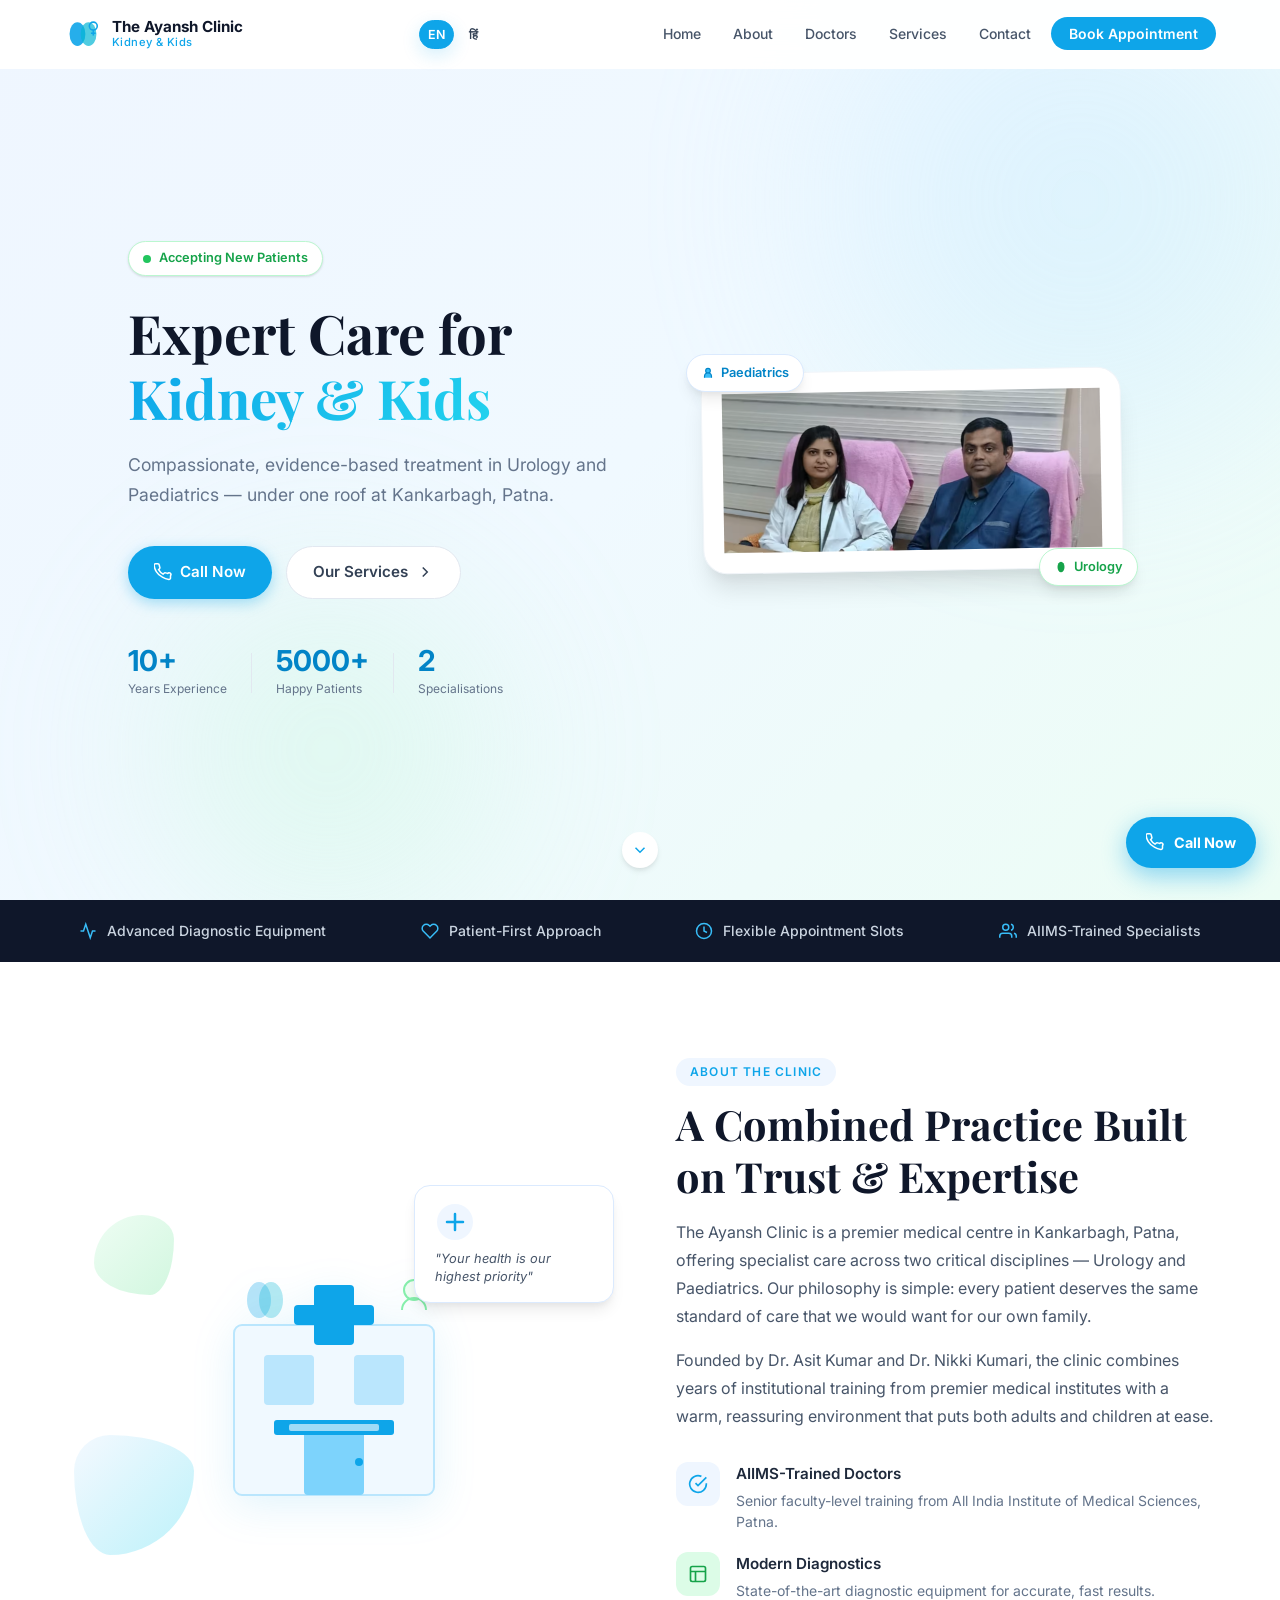
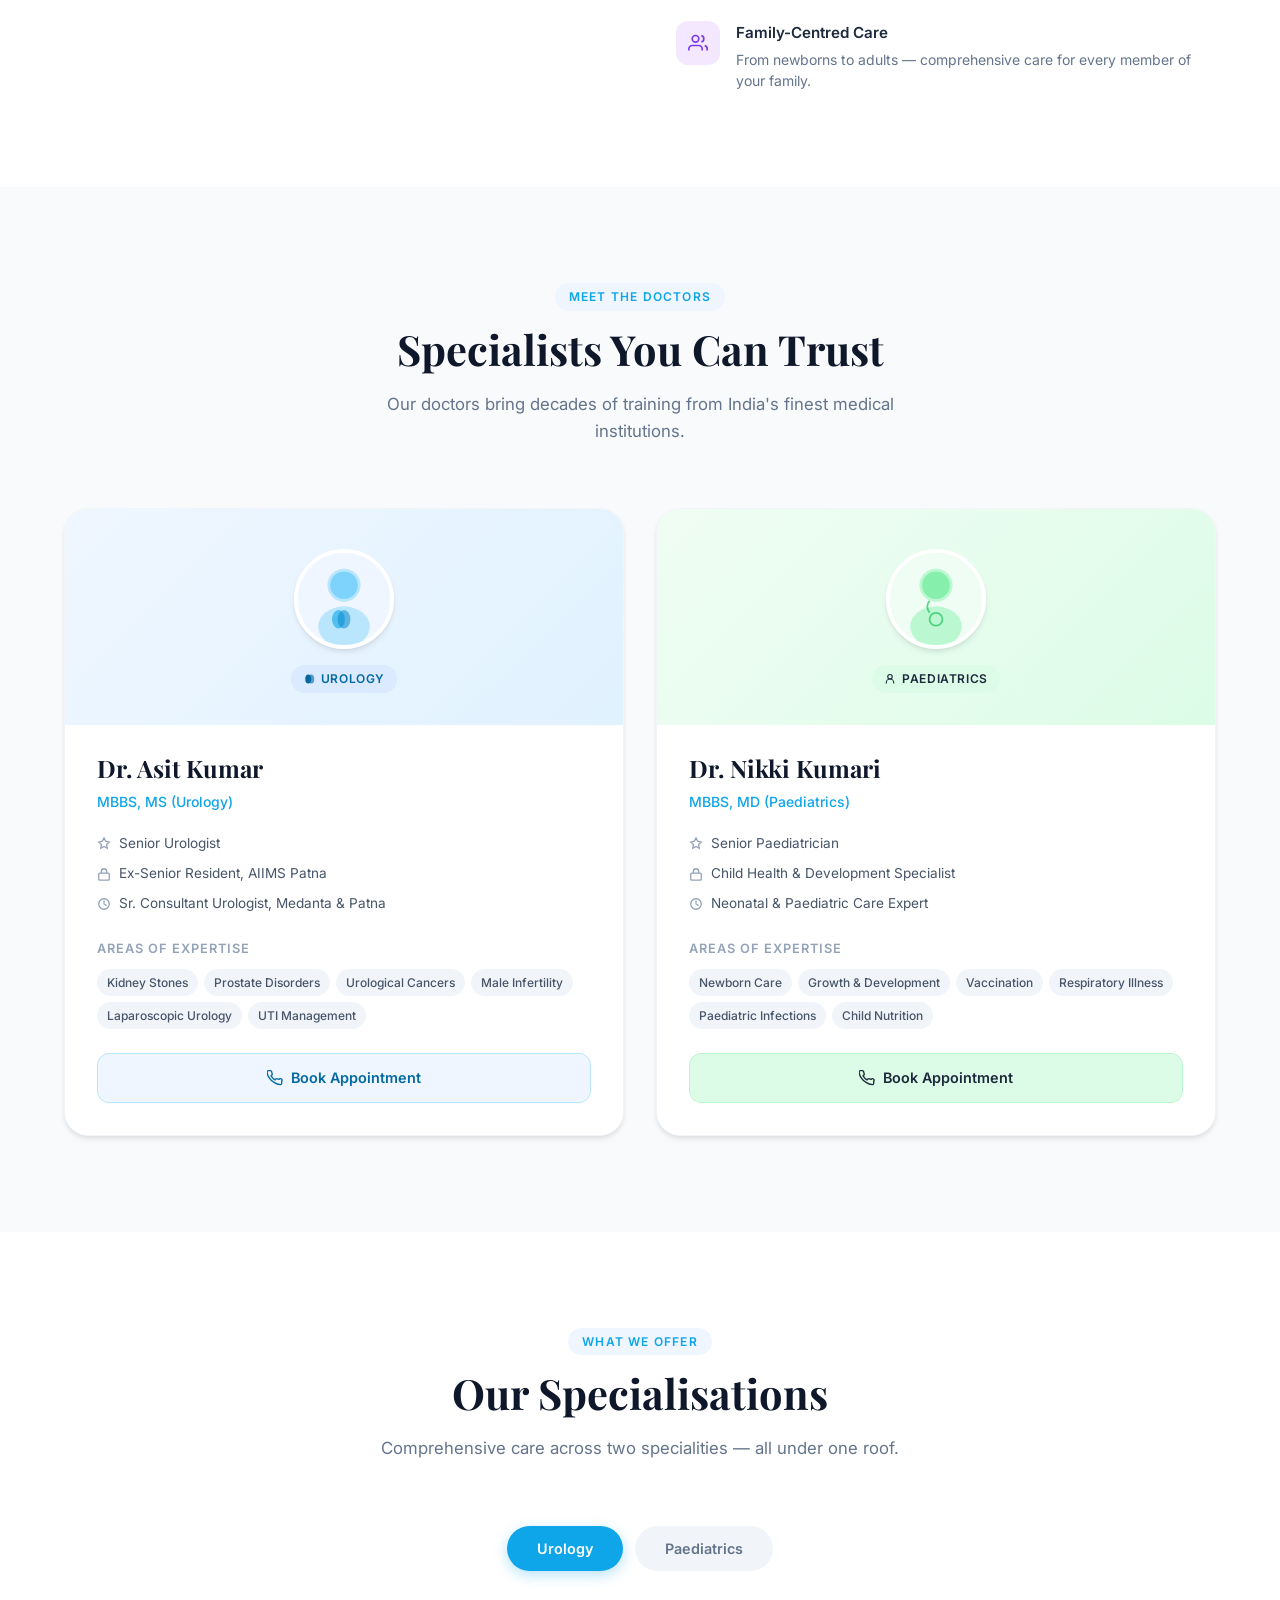
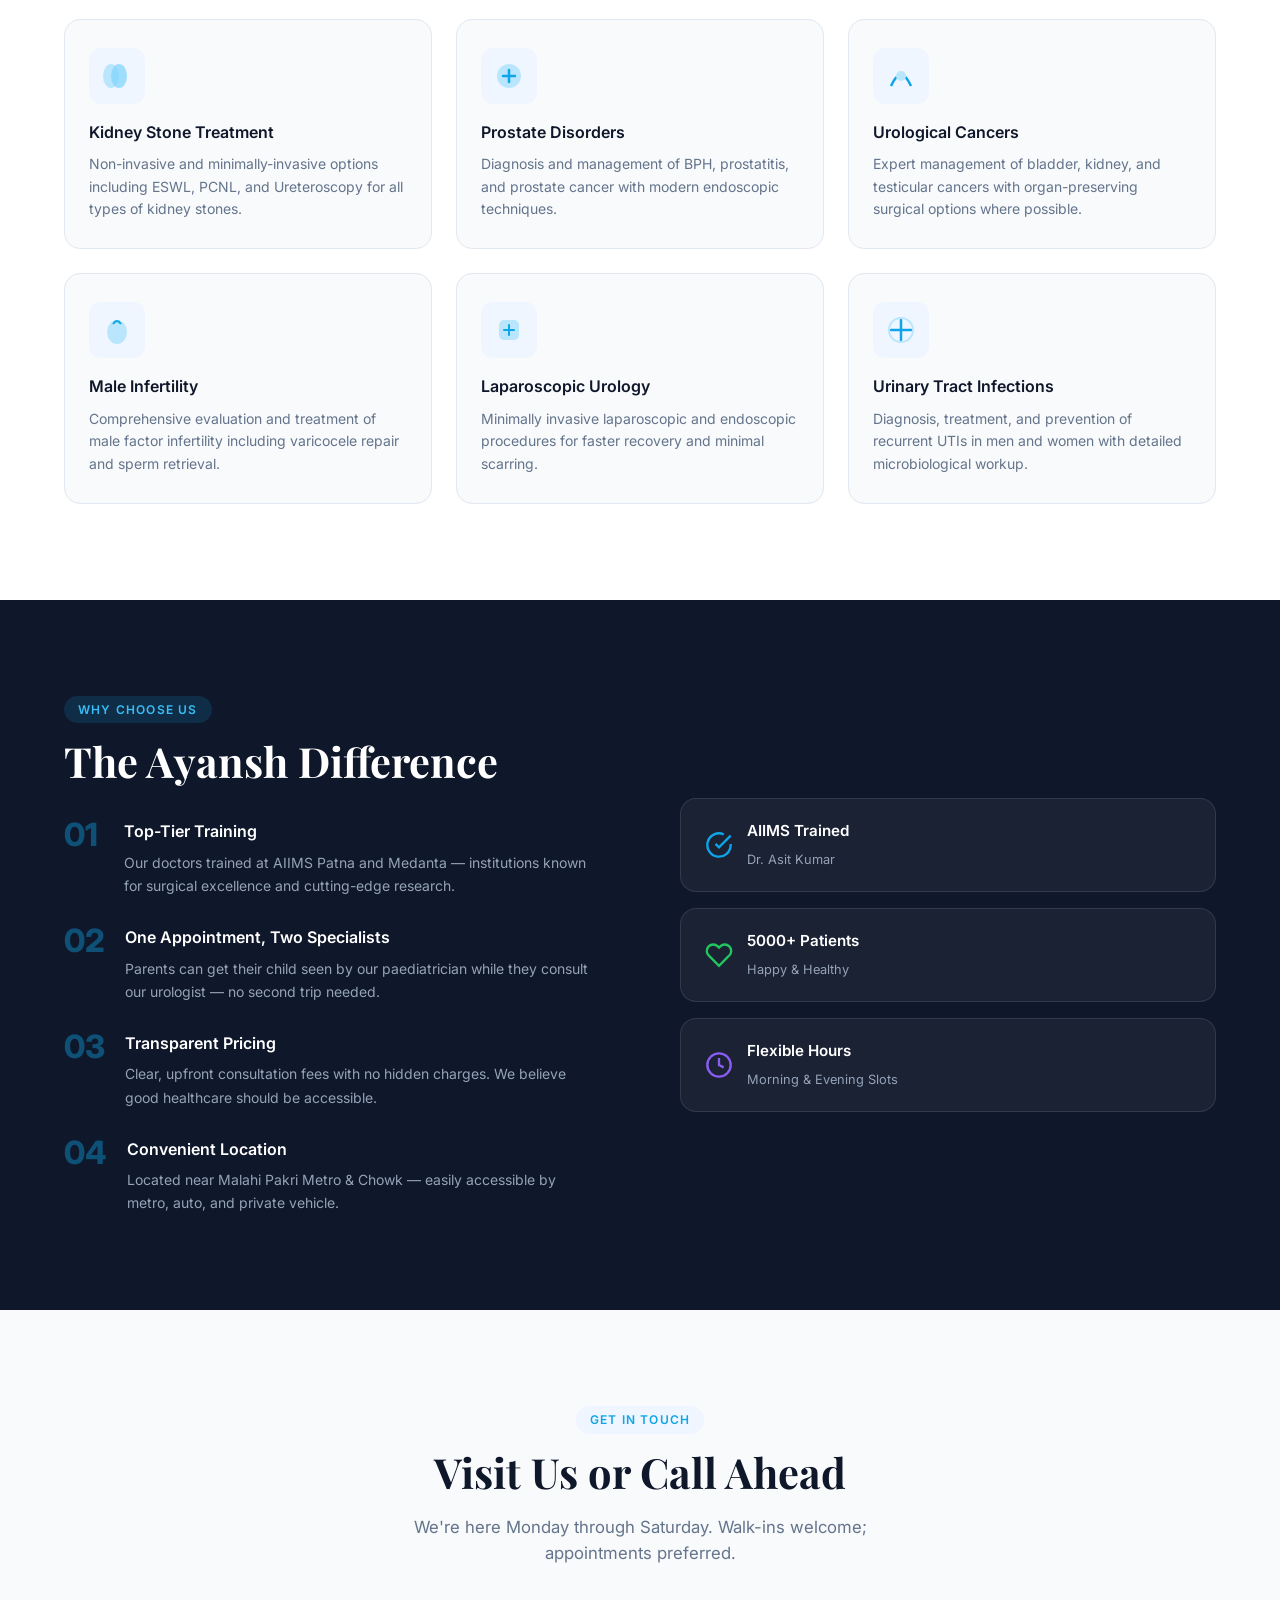
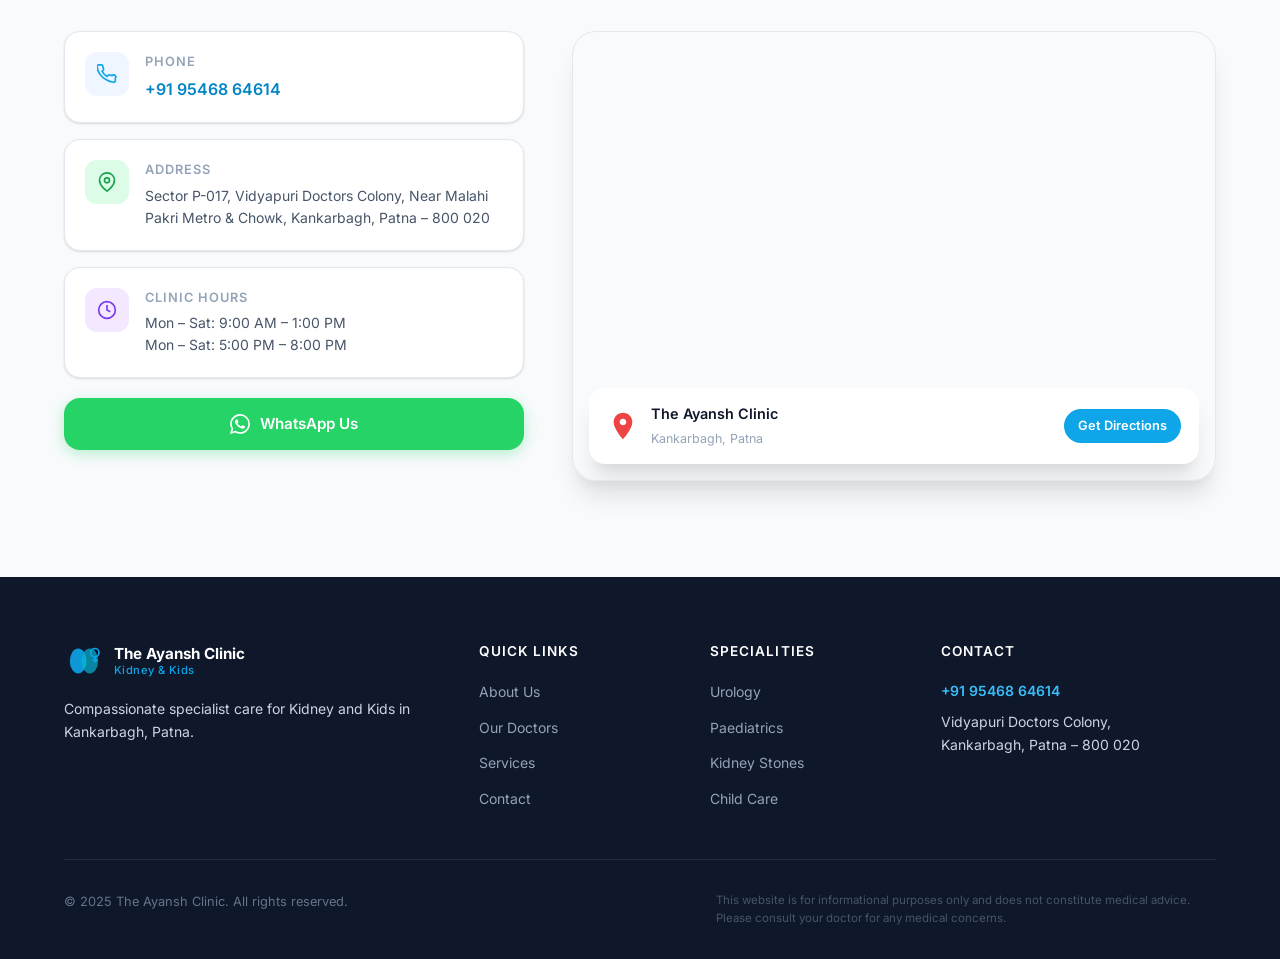
<file: index.html>
<!DOCTYPE html>
<html lang="en">
<head>
  <meta charset="UTF-8" />
  <meta name="viewport" content="width=device-width, initial-scale=1.0" />
  <title>The Ayansh Clinic — Kidney & Kids | Kankarbagh, Patna</title>
  <meta name="description" content="The Ayansh Clinic — specialized in Urology and Paediatrics. Expert care by Dr. Asit Kumar (Urologist) and Dr. Nikki Kumari (Paediatrician) in Kankarbagh, Patna." />
  <link rel="stylesheet" href="styles.css" />
  <link rel="preconnect" href="https://fonts.googleapis.com" />
  <link rel="preconnect" href="https://fonts.gstatic.com" crossorigin />
  <link href="https://fonts.googleapis.com/css2?family=Inter:wght@300;400;500;600;700&family=Playfair+Display:wght@600;700&display=swap" rel="stylesheet" />
</head>
<body>

  <!-- NAV -->
  <nav class="navbar" id="navbar">
    <div class="nav-container">
      <a href="#home" class="nav-logo">
        <div class="logo-mark">
          <svg viewBox="0 0 48 48" fill="none" xmlns="http://www.w3.org/2000/svg">
            <ellipse cx="17" cy="24" rx="10" ry="15" fill="#0ea5e9" opacity="0.9"/>
            <ellipse cx="31" cy="24" rx="10" ry="15" fill="#06b6d4" opacity="0.7"/>
            <circle cx="37" cy="14" r="5" fill="none" stroke="#0ea5e9" stroke-width="2"/>
            <line x1="37" y1="19" x2="37" y2="26" stroke="#0ea5e9" stroke-width="2"/>
            <line x1="34" y1="23" x2="40" y2="23" stroke="#0ea5e9" stroke-width="2"/>
          </svg>
        </div>
        <div class="logo-text">
          <span class="logo-name" data-i18n="logo.name">The Ayansh Clinic</span>
          <span class="logo-tagline" data-i18n="logo.tagline">Kidney &amp; Kids</span>
        </div>
      </a>
      <div class="lang-switch" aria-hidden="false">
        <button class="lang-btn" data-lang="en">EN</button>
        <button class="lang-btn" data-lang="hi">हिं</button>
      </div>
      <button class="nav-toggle" id="navToggle" aria-label="Toggle menu">
        <span></span><span></span><span></span>
      </button>
      <ul class="nav-links" id="navLinks">
        <li><a href="#home" data-i18n="nav.home">Home</a></li>
        <li><a href="#about" data-i18n="nav.about">About</a></li>
        <li><a href="#doctors" data-i18n="nav.doctors">Doctors</a></li>
        <li><a href="#services" data-i18n="nav.services">Services</a></li>
        <li><a href="#contact" data-i18n="nav.contact">Contact</a></li>
        <li><a href="tel:9546864614" class="nav-cta" data-i18n="nav.book">Book Appointment</a></li>
      </ul>
    </div>
  </nav>

  <!-- HERO -->
  <section class="hero" id="home">
    <div class="hero-bg">
      <div class="hero-blob blob-1"></div>
      <div class="hero-blob blob-2"></div>
    </div>
    <div class="hero-container">
      <div class="hero-content">
        <div class="hero-badge">
          <span class="badge-dot"></span>
          <span data-i18n="hero.badge">Accepting New Patients</span>
        </div>
        <h1 class="hero-title">
          <span data-i18n="hero.title1">Expert Care for</span><br />
          <span class="gradient-text" data-i18n="hero.title2">Kidney &amp; Kids</span>
        </h1>
        <p class="hero-subtitle" data-i18n="hero.subtitle">
          Compassionate, evidence-based treatment in Urology and Paediatrics — under one roof at Kankarbagh, Patna.
        </p>
        <div class="hero-actions">
          <a href="tel:9546864614" class="btn btn-primary">
            <svg viewBox="0 0 24 24" fill="none" stroke="currentColor" stroke-width="2"><path d="M22 16.92v3a2 2 0 01-2.18 2 19.79 19.79 0 01-8.63-3.07A19.5 19.5 0 013.07 11.5a19.79 19.79 0 01-3-8.59A2 2 0 012.06 1h3a2 2 0 012 1.72c.127.96.361 1.903.7 2.81a2 2 0 01-.45 2.11L6.09 8.91a16 16 0 006 6l1.27-1.27a2 2 0 012.11-.45c.907.339 1.85.573 2.81.7A2 2 0 0122 16.92z"/></svg>
            <span data-i18n="cta.call">Call Now</span>
          </a>
          <a href="#services" class="btn btn-outline">
            <span data-i18n="cta.services">Our Services</span>
            <svg viewBox="0 0 24 24" fill="none" stroke="currentColor" stroke-width="2"><polyline points="9 18 15 12 9 6"/></svg>
          </a>
        </div>
        <div class="hero-stats">
          <div class="stat">
            <span class="stat-num">10+</span>
            <span class="stat-label" data-i18n="stats.years">Years Experience</span>
          </div>
          <div class="stat-divider"></div>
          <div class="stat">
            <span class="stat-num">5000+</span>
            <span class="stat-label" data-i18n="stats.patients">Happy Patients</span>
          </div>
          <div class="stat-divider"></div>
          <div class="stat">
            <span class="stat-num">2</span>
            <span class="stat-label" data-i18n="stats.special">Specialisations</span>
          </div>
        </div>
      </div>
      <div class="hero-visual">
        <div class="hero-card-wrapper">
          <div class="hero-card">
            <img src="drs.png" alt="Meet the Doctors - Dr. Nikki, Dr. Asit" class="drphoto-card" />
          </div>
          <div class="hero-card-badge badge-paed">
            <svg viewBox="0 0 24 24" fill="currentColor"><ellipse cx="12" cy="12" rx="6" ry="9"/></svg>
            Urology
          </div>
          <div class="hero-card-badge badge-urology">
            <svg viewBox="0 0 24 24" fill="none" stroke="currentColor" stroke-width="2"><circle cx="12" cy="8" r="4"/><path d="M6 20v-2a6 6 0 0112 0v2"/></svg>
            Paediatrics
          </div>
        </div>
      </div>
    </div>
    <a href="#about" class="hero-scroll">
      <svg viewBox="0 0 24 24" fill="none" stroke="currentColor" stroke-width="2"><polyline points="6 9 12 15 18 9"/></svg>
    </a>
  </section>

  <!-- TRUST BAR -->
  <section class="trust-bar">
    <div class="trust-container">
      <div class="trust-item">
        <svg viewBox="0 0 24 24" fill="none" stroke="currentColor" stroke-width="2"><path d="M22 12h-4l-3 9L9 3l-3 9H2"/></svg>
        <span>Advanced Diagnostic Equipment</span>
      </div>
      <div class="trust-item">
        <svg viewBox="0 0 24 24" fill="none" stroke="currentColor" stroke-width="2"><path d="M20.84 4.61a5.5 5.5 0 00-7.78 0L12 5.67l-1.06-1.06a5.5 5.5 0 00-7.78 7.78l1.06 1.06L12 21.23l7.78-7.78 1.06-1.06a5.5 5.5 0 000-7.78z"/></svg>
        <span>Patient-First Approach</span>
      </div>
      <div class="trust-item">
        <svg viewBox="0 0 24 24" fill="none" stroke="currentColor" stroke-width="2"><circle cx="12" cy="12" r="10"/><polyline points="12 6 12 12 16 14"/></svg>
        <span>Flexible Appointment Slots</span>
      </div>
      <div class="trust-item">
        <svg viewBox="0 0 24 24" fill="none" stroke="currentColor" stroke-width="2"><path d="M17 21v-2a4 4 0 00-4-4H5a4 4 0 00-4 4v2"/><circle cx="9" cy="7" r="4"/><path d="M23 21v-2a4 4 0 00-3-3.87"/><path d="M16 3.13a4 4 0 010 7.75"/></svg>
        <span>AIIMS-Trained Specialists</span>
      </div>
    </div>
  </section>

  <!-- ABOUT -->
  <section class="about" id="about">
    <div class="section-container">
      <div class="about-grid">
        <div class="about-visual">
          <div class="about-img-wrapper">
            <div class="about-accent-card">
              <div class="accent-icon">
                <svg viewBox="0 0 40 40" fill="none">
                  <circle cx="20" cy="20" r="18" fill="#eff6ff"/>
                  <path d="M12 20h16M20 12v16" stroke="#0ea5e9" stroke-width="2.5" stroke-linecap="round"/>
                </svg>
              </div>
              <p>"Your health is our highest priority"</p>
            </div>
            <div class="about-shape-1"></div>
            <div class="about-shape-2"></div>
            <div class="clinic-illustration">
              <svg viewBox="0 0 320 300" fill="none" xmlns="http://www.w3.org/2000/svg">
                <!-- Building -->
                <rect x="60" y="100" width="200" height="170" rx="8" fill="#f0f9ff" stroke="#bae6fd" stroke-width="2"/>
                <!-- Roof cross -->
                <rect x="140" y="60" width="40" height="60" rx="4" fill="#0ea5e9"/>
                <rect x="120" y="80" width="80" height="20" rx="4" fill="#0ea5e9"/>
                <!-- Windows -->
                <rect x="90" y="130" width="50" height="50" rx="4" fill="#bae6fd"/>
                <rect x="180" y="130" width="50" height="50" rx="4" fill="#bae6fd"/>
                <!-- Door -->
                <rect x="130" y="200" width="60" height="70" rx="4" fill="#7dd3fc"/>
                <circle cx="185" cy="237" r="4" fill="#0ea5e9"/>
                <!-- Sign -->
                <rect x="100" y="195" width="120" height="15" rx="3" fill="#0ea5e9"/>
                <rect x="115" y="199" width="90" height="7" rx="2" fill="white" opacity="0.6"/>
                <!-- Kidney icons -->
                <ellipse cx="85" cy="75" rx="12" ry="18" fill="#0ea5e9" opacity="0.3"/>
                <ellipse cx="97" cy="75" rx="12" ry="18" fill="#06b6d4" opacity="0.3"/>
                <!-- Kids icon -->
                <circle cx="240" cy="65" r="10" fill="#f0fdf4" stroke="#86efac" stroke-width="2"/>
                <path d="M228 85c0-6.627 5.373-12 12-12s12 5.373 12 12" stroke="#86efac" stroke-width="2"/>
              </svg>
            </div>
          </div>
        </div>
        <div class="about-content">
          <div class="section-label" data-i18n="about.label">About the Clinic</div>
          <h2 class="section-title" data-i18n="about.title">A Combined Practice Built on Trust &amp; Expertise</h2>
          <p class="about-text" data-i18n="about.p1">
            The Ayansh Clinic is a premier medical centre in Kankarbagh, Patna, offering specialist care across two critical disciplines — Urology and Paediatrics. Our philosophy is simple: every patient deserves the same standard of care that we would want for our own family.
          </p>
          <p class="about-text" data-i18n="about.p2">
            Founded by Dr. Asit Kumar and Dr. Nikki Kumari, the clinic combines years of institutional training from premier medical institutes with a warm, reassuring environment that puts both adults and children at ease.
          </p>
          <div class="about-features">
            <div class="about-feature">
              <div class="feature-icon feature-blue">
                <svg viewBox="0 0 24 24" fill="none" stroke="currentColor" stroke-width="2"><path d="M22 11.08V12a10 10 0 11-5.93-9.14"/><polyline points="22 4 12 14.01 9 11.01"/></svg>
              </div>
              <div>
                <h4>AIIMS-Trained Doctors</h4>
                <p>Senior faculty-level training from All India Institute of Medical Sciences, Patna.</p>
              </div>
            </div>
            <div class="about-feature">
              <div class="feature-icon feature-green">
                <svg viewBox="0 0 24 24" fill="none" stroke="currentColor" stroke-width="2"><rect x="3" y="3" width="18" height="18" rx="2"/><path d="M3 9h18M9 21V9"/></svg>
              </div>
              <div>
                <h4>Modern Diagnostics</h4>
                <p>State-of-the-art diagnostic equipment for accurate, fast results.</p>
              </div>
            </div>
            <div class="about-feature">
              <div class="feature-icon feature-purple">
                <svg viewBox="0 0 24 24" fill="none" stroke="currentColor" stroke-width="2"><path d="M17 21v-2a4 4 0 00-4-4H5a4 4 0 00-4 4v2"/><circle cx="9" cy="7" r="4"/><path d="M23 21v-2a4 4 0 00-3-3.87M16 3.13a4 4 0 010 7.75"/></svg>
              </div>
              <div>
                <h4>Family-Centred Care</h4>
                <p>From newborns to adults — comprehensive care for every member of your family.</p>
              </div>
            </div>
          </div>
        </div>
      </div>
    </div>
  </section>

  <!-- DOCTORS -->
  <section class="doctors" id="doctors">
    <div class="section-container">
      <div class="section-header">
        <div class="section-label" data-i18n="doctors.label">Meet the Doctors</div>
        <h2 class="section-title" data-i18n="doctors.title">Specialists You Can Trust</h2>
        <p class="section-subtitle" data-i18n="doctors.subtitle">Our doctors bring decades of training from India's finest medical institutions.</p>
      </div>
      <div class="doctors-grid">

        <!-- Dr. Asit Kumar -->
        <div class="doctor-card">
          <div class="doctor-card-header urology-header">
            <div class="doctor-avatar urology-avatar">
              <svg viewBox="0 0 100 100" fill="none" xmlns="http://www.w3.org/2000/svg">
                <circle cx="50" cy="50" r="50" fill="#eff6ff"/>
                <circle cx="50" cy="35" r="18" fill="#bae6fd"/>
                <ellipse cx="50" cy="80" rx="28" ry="22" fill="#bae6fd"/>
                <circle cx="50" cy="35" r="15" fill="#7dd3fc"/>
                <!-- Kidney symbol on coat -->
                <ellipse cx="44" cy="72" rx="7" ry="10" fill="#0ea5e9" opacity="0.6"/>
                <ellipse cx="50" cy="72" rx="7" ry="10" fill="#0284c7" opacity="0.5"/>
              </svg>
            </div>
            <div class="doctor-specialty-badge urology-badge">
              <svg viewBox="0 0 16 16" fill="currentColor"><ellipse cx="7" cy="8" rx="4" ry="6"/><ellipse cx="11" cy="8" rx="4" ry="6" opacity="0.6"/></svg>
              Urology
            </div>
          </div>
          <div class="doctor-card-body">
            <h3 class="doctor-name">Dr. Asit Kumar</h3>
            <p class="doctor-degree" data-i18n="doctors.asit.degree">MBBS, MS (Urology)</p>
            <div class="doctor-credentials">
              <div class="credential">
                <svg viewBox="0 0 16 16" fill="none" stroke="currentColor" stroke-width="1.5"><path d="M8 1l1.88 3.82L14 5.76l-3 2.92.71 4.14L8 10.77 4.29 12.82l.71-4.14L2 5.76l4.12-.94L8 1z"/></svg>
                <span data-i18n="doctors.asit.cred.senior">Senior Urologist</span>
              </div>
              <div class="credential">
                <svg viewBox="0 0 16 16" fill="none" stroke="currentColor" stroke-width="1.5"><rect x="2" y="7" width="12" height="8" rx="1"/><path d="M5 7V5a3 3 0 016 0v2"/></svg>
                <span data-i18n="doctors.asit.cred.resident">Ex-Senior Resident, AIIMS Patna</span>
              </div>
              <div class="credential">
                <svg viewBox="0 0 16 16" fill="none" stroke="currentColor" stroke-width="1.5"><circle cx="8" cy="8" r="6"/><path d="M8 4v4l3 2"/></svg>
                <span data-i18n="doctors.asit.cred.consultant">Sr. Consultant Urologist, Medanta &amp; Patna</span>
              </div>
            </div>
            <div class="doctor-specialties">
              <h4 data-i18n="doctors.expertise.title">Areas of Expertise</h4>
              <div class="specialty-tags">
                <span class="tag" data-i18n="doctors.asit.tag.kidney">Kidney Stones</span>
                <span class="tag" data-i18n="doctors.asit.tag.prostate">Prostate Disorders</span>
                <span class="tag" data-i18n="doctors.asit.tag.cancers">Urological Cancers</span>
                <span class="tag" data-i18n="doctors.asit.tag.infertility">Male Infertility</span>
                <span class="tag" data-i18n="doctors.asit.tag.lap">Laparoscopic Urology</span>
                <span class="tag" data-i18n="doctors.asit.tag.uti">UTI Management</span>
              </div>
            </div>
            <a href="tel:9546864614" class="doctor-contact-btn urology-btn">
              <svg viewBox="0 0 24 24" fill="none" stroke="currentColor" stroke-width="2"><path d="M22 16.92v3a2 2 0 01-2.18 2 19.79 19.79 0 01-8.63-3.07A19.5 19.5 0 013.07 11.5a19.79 19.79 0 01-3-8.59A2 2 0 012.06 1h3a2 2 0 012 1.72 12.84 12.84 0 00.7 2.81 2 2 0 01-.45 2.11L6.09 8.91a16 16 0 006 6l1.27-1.27a2 2 0 012.11-.45c.907.34 1.85.574 2.81.7A2 2 0 0122 16.92z"/></svg>
              Book Appointment
            </a>
          </div>
        </div>

        <!-- Dr. Nikki Kumari -->
        <div class="doctor-card">
          <div class="doctor-card-header paed-header">
            <div class="doctor-avatar paed-avatar">
              <svg viewBox="0 0 100 100" fill="none" xmlns="http://www.w3.org/2000/svg">
                <circle cx="50" cy="50" r="50" fill="#f0fdf4"/>
                <circle cx="50" cy="35" r="18" fill="#bbf7d0"/>
                <ellipse cx="50" cy="80" rx="28" ry="22" fill="#bbf7d0"/>
                <circle cx="50" cy="35" r="15" fill="#86efac"/>
                <!-- Stethoscope hint -->
                <circle cx="50" cy="72" r="7" fill="none" stroke="#22c55e" stroke-width="2" opacity="0.7"/>
                <path d="M43 65 Q38 58 43 52" stroke="#22c55e" stroke-width="2" fill="none" opacity="0.7"/>
              </svg>
            </div>
            <div class="doctor-specialty-badge paed-badge">
              <svg viewBox="0 0 16 16" fill="none" stroke="currentColor" stroke-width="1.5"><circle cx="8" cy="5" r="3"/><path d="M3 14v-1a5 5 0 0110 0v1"/></svg>
              Paediatrics
            </div>
          </div>
          <div class="doctor-card-body">
            <h3 class="doctor-name">Dr. Nikki Kumari</h3>
            <p class="doctor-degree" data-i18n="doctors.nikki.degree">MBBS, MD (Paediatrics)</p>
            <div class="doctor-credentials">
              <div class="credential">
                <svg viewBox="0 0 16 16" fill="none" stroke="currentColor" stroke-width="1.5"><path d="M8 1l1.88 3.82L14 5.76l-3 2.92.71 4.14L8 10.77 4.29 12.82l.71-4.14L2 5.76l4.12-.94L8 1z"/></svg>
                <span data-i18n="doctors.nikki.cred.senior">Senior Paediatrician</span>
              </div>
              <div class="credential">
                <svg viewBox="0 0 16 16" fill="none" stroke="currentColor" stroke-width="1.5"><rect x="2" y="7" width="12" height="8" rx="1"/><path d="M5 7V5a3 3 0 016 0v2"/></svg>
                <span data-i18n="doctors.nikki.cred.child">Child Health &amp; Development Specialist</span>
              </div>
              <div class="credential">
                <svg viewBox="0 0 16 16" fill="none" stroke="currentColor" stroke-width="1.5"><circle cx="8" cy="8" r="6"/><path d="M8 4v4l3 2"/></svg>
                <span data-i18n="doctors.nikki.cred.neonatal">Neonatal &amp; Paediatric Care Expert</span>
              </div>
            </div>
            <div class="doctor-specialties">
              <h4 data-i18n="doctors.expertise.title">Areas of Expertise</h4>
              <div class="specialty-tags">
                <span class="tag" data-i18n="doctors.nikki.tag.newborn">Newborn Care</span>
                <span class="tag" data-i18n="doctors.nikki.tag.growth">Growth &amp; Development</span>
                <span class="tag" data-i18n="doctors.nikki.tag.vax">Vaccination</span>
                <span class="tag" data-i18n="doctors.nikki.tag.resp">Respiratory Illness</span>
                <span class="tag" data-i18n="doctors.nikki.tag.infect">Paediatric Infections</span>
                <span class="tag" data-i18n="doctors.nikki.tag.nutrition">Child Nutrition</span>
              </div>
            </div>
            <a href="tel:9546864614" class="doctor-contact-btn paed-btn">
              <svg viewBox="0 0 24 24" fill="none" stroke="currentColor" stroke-width="2"><path d="M22 16.92v3a2 2 0 01-2.18 2 19.79 19.79 0 01-8.63-3.07A19.5 19.5 0 013.07 11.5a19.79 19.79 0 01-3-8.59A2 2 0 012.06 1h3a2 2 0 012 1.72 12.84 12.84 0 00.7 2.81 2 2 0 01-.45 2.11L6.09 8.91a16 16 0 006 6l1.27-1.27a2 2 0 012.11-.45c.907.34 1.85.574 2.81.7A2 2 0 0122 16.92z"/></svg>
              <span data-i18n="doctors.book">Book Appointment</span>
            </a>
          </div>
        </div>

      </div>
    </div>
  </section>

  <!-- SERVICES -->
  <section class="services" id="services">
    <div class="section-container">
      <div class="section-header">
        <div class="section-label" data-i18n="services.label">What We Offer</div>
        <h2 class="section-title" data-i18n="services.title">Our Specialisations</h2>
        <p class="section-subtitle" data-i18n="services.subtitle">Comprehensive care across two specialities — all under one roof.</p>
      </div>

      <div class="services-tabs">
        <button class="tab-btn active" data-tab="urology" data-i18n="services.tabs.urology">
          <svg viewBox="0 0 24 24" fill="none" stroke="currentColor" stroke-width="2"><ellipse cx="10" cy="12" rx="6" ry="9"/><ellipse cx="16" cy="12" rx="6" ry="9"/></svg>
          Urology
        </button>
        <button class="tab-btn" data-tab="paediatrics" data-i18n="services.tabs.paediatrics">
          <svg viewBox="0 0 24 24" fill="none" stroke="currentColor" stroke-width="2"><circle cx="12" cy="8" r="4"/><path d="M6 20v-2a6 6 0 0112 0v2"/></svg>
          Paediatrics
        </button>
      </div>

      <div class="tab-content active" id="tab-urology">
        <div class="services-grid">
          <div class="service-card">
            <div class="service-icon si-blue">
              <svg viewBox="0 0 40 40" fill="none"><ellipse cx="14" cy="20" rx="8" ry="12" fill="#bae6fd"/><ellipse cx="22" cy="20" rx="8" ry="12" fill="#7dd3fc" opacity="0.7"/></svg>
            </div>
            <h3 data-i18n="services.urology.kidney.title">Kidney Stone Treatment</h3>
            <p data-i18n="services.urology.kidney.desc">Non-invasive and minimally-invasive options including ESWL, PCNL, and Ureteroscopy for all types of kidney stones.</p>
          </div>
          <div class="service-card">
            <div class="service-icon si-blue">
              <svg viewBox="0 0 40 40" fill="none"><circle cx="20" cy="20" r="12" fill="#bae6fd"/><path d="M14 20h12M20 14v12" stroke="#0ea5e9" stroke-width="2.5" stroke-linecap="round"/></svg>
            </div>
            <h3 data-i18n="services.urology.prostate.title">Prostate Disorders</h3>
            <p data-i18n="services.urology.prostate.desc">Diagnosis and management of BPH, prostatitis, and prostate cancer with modern endoscopic techniques.</p>
          </div>
          <div class="service-card">
            <div class="service-icon si-blue">
              <svg viewBox="0 0 40 40" fill="none"><path d="M10 30 Q20 8 30 30" stroke="#0ea5e9" stroke-width="2.5" fill="none"/><circle cx="20" cy="20" r="5" fill="#bae6fd"/></svg>
            </div>
            <h3 data-i18n="services.urology.cancers.title">Urological Cancers</h3>
            <p data-i18n="services.urology.cancers.desc">Expert management of bladder, kidney, and testicular cancers with organ-preserving surgical options where possible.</p>
          </div>
          <div class="service-card">
            <div class="service-icon si-blue">
              <svg viewBox="0 0 40 40" fill="none"><ellipse cx="20" cy="22" rx="10" ry="12" fill="#bae6fd"/><path d="M16 14 Q20 8 24 14" stroke="#0ea5e9" stroke-width="2" fill="none"/></svg>
            </div>
            <h3 data-i18n="services.urology.infertility.title">Male Infertility</h3>
            <p data-i18n="services.urology.infertility.desc">Comprehensive evaluation and treatment of male factor infertility including varicocele repair and sperm retrieval.</p>
          </div>
          <div class="service-card">
            <div class="service-icon si-blue">
              <svg viewBox="0 0 40 40" fill="none"><rect x="10" y="10" width="20" height="20" rx="5" fill="#bae6fd"/><path d="M15 20h10M20 15v10" stroke="#0ea5e9" stroke-width="2" stroke-linecap="round"/></svg>
            </div>
            <h3 data-i18n="services.urology.lap.title">Laparoscopic Urology</h3>
            <p data-i18n="services.urology.lap.desc">Minimally invasive laparoscopic and endoscopic procedures for faster recovery and minimal scarring.</p>
          </div>
          <div class="service-card">
            <div class="service-icon si-blue">
              <svg viewBox="0 0 40 40" fill="none"><path d="M20 10v20M10 20h20" stroke="#0ea5e9" stroke-width="2.5" stroke-linecap="round"/><circle cx="20" cy="20" r="12" stroke="#bae6fd" stroke-width="2"/></svg>
            </div>
            <h3 data-i18n="services.urology.uti.title">Urinary Tract Infections</h3>
            <p data-i18n="services.urology.uti.desc">Diagnosis, treatment, and prevention of recurrent UTIs in men and women with detailed microbiological workup.</p>
          </div>
        </div>
      </div>

      <div class="tab-content" id="tab-paediatrics">
        <div class="services-grid">
          <div class="service-card">
            <div class="service-icon si-green">
              <svg viewBox="0 0 40 40" fill="none"><circle cx="20" cy="16" r="8" fill="#bbf7d0"/><path d="M12 32v-2a8 8 0 0116 0v2" stroke="#22c55e" stroke-width="2"/></svg>
            </div>
            <h3 data-i18n="services.paediatrics.newborn.title">Newborn &amp; Neonatal Care</h3>
            <p data-i18n="services.paediatrics.newborn.desc">Comprehensive care for newborns including assessment, jaundice management, and feeding support.</p>
          </div>
          <div class="service-card">
            <div class="service-icon si-green">
              <svg viewBox="0 0 40 40" fill="none"><circle cx="20" cy="20" r="12" fill="#bbf7d0"/><path d="M14 26 Q20 14 26 26" stroke="#22c55e" stroke-width="2" fill="none"/></svg>
            </div>
            <h3 data-i18n="services.paediatrics.growth.title">Growth &amp; Development</h3>
            <p data-i18n="services.paediatrics.growth.desc">Regular monitoring of physical, cognitive, and emotional milestones with early intervention for developmental delays.</p>
          </div>
          <div class="service-card">
            <div class="service-icon si-green">
              <svg viewBox="0 0 40 40" fill="none"><path d="M20 10l2 6h6l-5 4 2 6-5-4-5 4 2-6-5-4h6z" fill="#bbf7d0" stroke="#22c55e" stroke-width="1.5"/></svg>
            </div>
            <h3 data-i18n="services.paediatrics.vax.title">Vaccination &amp; Immunisation</h3>
            <p data-i18n="services.paediatrics.vax.desc">Complete IAP-recommended immunisation schedules for infants, children, and adolescents.</p>
          </div>
          <div class="service-card">
            <div class="service-icon si-green">
              <svg viewBox="0 0 40 40" fill="none"><rect x="8" y="18" width="24" height="12" rx="4" fill="#bbf7d0"/><path d="M14 18v-4a6 6 0 0112 0v4" stroke="#22c55e" stroke-width="2"/></svg>
            </div>
            <h3 data-i18n="services.paediatrics.resp.title">Respiratory Illnesses</h3>
            <p data-i18n="services.paediatrics.resp.desc">Management of asthma, bronchiolitis, pneumonia, and recurrent respiratory infections in children.</p>
          </div>
          <div class="service-card">
            <div class="service-icon si-green">
              <svg viewBox="0 0 40 40" fill="none"><path d="M10 25 Q20 10 30 25" stroke="#22c55e" stroke-width="2.5" fill="none"/><circle cx="20" cy="28" r="4" fill="#bbf7d0"/></svg>
            </div>
            <h3 data-i18n="services.paediatrics.infect.title">Paediatric Infections</h3>
            <p data-i18n="services.paediatrics.infect.desc">Diagnosis and treatment of viral, bacterial, and parasitic infections common in childhood.</p>
          </div>
          <div class="service-card">
            <div class="service-icon si-green">
              <svg viewBox="0 0 40 40" fill="none"><circle cx="20" cy="20" r="12" fill="#bbf7d0"/><path d="M16 20a4 4 0 008 0" stroke="#22c55e" stroke-width="2"/><circle cx="16" cy="16" r="2" fill="#22c55e"/><circle cx="24" cy="16" r="2" fill="#22c55e"/></svg>
            </div>
            <h3 data-i18n="services.paediatrics.nutrition.title">Child Nutrition &amp; Diet</h3>
            <p data-i18n="services.paediatrics.nutrition.desc">Counselling for healthy nutrition, management of malnutrition, obesity, and feeding difficulties in children.</p>
          </div>
        </div>
      </div>

    </div>
  </section>

  <!-- WHY US -->
  <section class="why-us">
    <div class="section-container">
      <div class="why-grid">
        <div class="why-content">
          <div class="section-label" data-i18n="why.label">Why Choose Us</div>
          <h2 class="section-title" data-i18n="why.title">The Ayansh Difference</h2>
          <div class="why-points">
            <div class="why-point">
              <div class="why-num">01</div>
              <div>
                <h4 data-i18n="why.points.1.title">Top-Tier Training</h4>
                <p data-i18n="why.points.1.desc">Our doctors trained at AIIMS Patna and Medanta — institutions known for surgical excellence and cutting-edge research.</p>
              </div>
            </div>
            <div class="why-point">
              <div class="why-num">02</div>
              <div>
                <h4 data-i18n="why.points.2.title">One Appointment, Two Specialists</h4>
                <p data-i18n="why.points.2.desc">Parents can get their child seen by our paediatrician while they consult our urologist — no second trip needed.</p>
              </div>
            </div>
            <div class="why-point">
              <div class="why-num">03</div>
              <div>
                <h4 data-i18n="why.points.3.title">Transparent Pricing</h4>
                <p data-i18n="why.points.3.desc">Clear, upfront consultation fees with no hidden charges. We believe good healthcare should be accessible.</p>
              </div>
            </div>
            <div class="why-point">
              <div class="why-num">04</div>
              <div>
                <h4 data-i18n="why.points.4.title">Convenient Location</h4>
                <p data-i18n="why.points.4.desc">Located near Malahi Pakri Metro &amp; Chowk — easily accessible by metro, auto, and private vehicle.</p>
              </div>
            </div>
          </div>
        </div>
        <div class="why-visual">
          <div class="why-card-stack">
            <div class="why-card wc-1">
              <svg viewBox="0 0 24 24" fill="none" stroke="#0ea5e9" stroke-width="2"><path d="M22 11.08V12a10 10 0 11-5.93-9.14"/><polyline points="22 4 12 14.01 9 11.01"/></svg>
              <div>
                <strong>AIIMS Trained</strong>
                <span>Dr. Asit Kumar</span>
              </div>
            </div>
            <div class="why-card wc-2">
              <svg viewBox="0 0 24 24" fill="none" stroke="#22c55e" stroke-width="2"><path d="M20.84 4.61a5.5 5.5 0 00-7.78 0L12 5.67l-1.06-1.06a5.5 5.5 0 00-7.78 7.78l1.06 1.06L12 21.23l7.78-7.78 1.06-1.06a5.5 5.5 0 000-7.78z"/></svg>
              <div>
                <strong>5000+ Patients</strong>
                <span>Happy &amp; Healthy</span>
              </div>
            </div>
            <div class="why-card wc-3">
              <svg viewBox="0 0 24 24" fill="none" stroke="#8b5cf6" stroke-width="2"><circle cx="12" cy="12" r="10"/><polyline points="12 6 12 12 16 14"/></svg>
              <div>
                <strong>Flexible Hours</strong>
                <span>Morning &amp; Evening Slots</span>
              </div>
            </div>
          </div>
        </div>
      </div>
    </div>
  </section>

  <!-- CONTACT -->
  <section class="contact" id="contact">
    <div class="section-container">
      <div class="section-header">
        <div class="section-label" data-i18n="contact.label">Get In Touch</div>
        <h2 class="section-title" data-i18n="contact.title">Visit Us or Call Ahead</h2>
        <p class="section-subtitle" data-i18n="contact.subtitle">We're here Monday through Saturday. Walk-ins welcome; appointments preferred.</p>
      </div>
      <div class="contact-grid">
        <div class="contact-info">
          <div class="contact-card">
            <div class="contact-icon ci-blue">
              <svg viewBox="0 0 24 24" fill="none" stroke="currentColor" stroke-width="2"><path d="M22 16.92v3a2 2 0 01-2.18 2 19.79 19.79 0 01-8.63-3.07A19.5 19.5 0 013.07 11.5a19.79 19.79 0 01-3-8.59A2 2 0 012.06 1h3a2 2 0 012 1.72c.127.96.361 1.903.7 2.81a2 2 0 01-.45 2.11L6.09 8.91a16 16 0 006 6l1.27-1.27a2 2 0 012.11-.45c.907.339 1.85.573 2.81.7A2 2 0 0122 16.92z"/></svg>
            </div>
            <div class="contact-details">
              <h4 data-i18n="contact.phone.label">Phone</h4>
              <a href="tel:9546864614" data-i18n="contact.phone.number">+91 95468 64614</a>
            </div>
          </div>
          <div class="contact-card">
            <div class="contact-icon ci-green">
              <svg viewBox="0 0 24 24" fill="none" stroke="currentColor" stroke-width="2"><path d="M21 10c0 7-9 13-9 13s-9-6-9-13a9 9 0 0118 0z"/><circle cx="12" cy="10" r="3"/></svg>
            </div>
            <div class="contact-details">
              <h4 data-i18n="contact.address.label">Address</h4>
              <p data-i18n="contact.address.value" data-i18n-attr="html">Sector P-017, Vidyapuri Doctors Colony,<br />Near Malahi Pakri Metro &amp; Chowk,<br />Kankarbagh, Patna – 800 020</p>
            </div>
          </div>
          <div class="contact-card">
            <div class="contact-icon ci-purple">
              <svg viewBox="0 0 24 24" fill="none" stroke="currentColor" stroke-width="2"><circle cx="12" cy="12" r="10"/><polyline points="12 6 12 12 16 14"/></svg>
            </div>
            <div class="contact-details">
              <h4 data-i18n="contact.hours.label">Clinic Hours</h4>
              <p data-i18n="contact.hours.value" data-i18n-attr="html">Mon – Sat: 9:00 AM – 1:00 PM<br />Mon – Sat: 5:00 PM – 8:00 PM<br /><em>Sunday: Emergency only</em></p>
            </div>
          </div>
          <a href="https://wa.me/919546864614?text=Hello%2C%20I%20would%20like%20to%20book%20an%20appointment%20at%20The%20Ayansh%20Clinic." class="whatsapp-btn" target="_blank" rel="noopener noreferrer">
            <svg viewBox="0 0 24 24" fill="currentColor"><path d="M17.472 14.382c-.297-.149-1.758-.867-2.03-.967-.273-.099-.471-.148-.67.15-.197.297-.767.966-.94 1.164-.173.199-.347.223-.644.075-.297-.15-1.255-.463-2.39-1.475-.883-.788-1.48-1.761-1.653-2.059-.173-.297-.018-.458.13-.606.134-.133.298-.347.446-.52.149-.174.198-.298.298-.497.099-.198.05-.371-.025-.52-.075-.149-.669-1.612-.916-2.207-.242-.579-.487-.5-.669-.51-.173-.008-.371-.01-.57-.01-.198 0-.52.074-.792.372-.272.297-1.04 1.016-1.04 2.479 0 1.462 1.065 2.875 1.213 3.074.149.198 2.096 3.2 5.077 4.487.709.306 1.262.489 1.694.625.712.227 1.36.195 1.871.118.571-.085 1.758-.719 2.006-1.413.248-.694.248-1.289.173-1.413-.074-.124-.272-.198-.57-.347m-5.421 7.403h-.004a9.87 9.87 0 01-5.031-1.378l-.361-.214-3.741.982.998-3.648-.235-.374a9.86 9.86 0 01-1.51-5.26c.001-5.45 4.436-9.884 9.888-9.884 2.64 0 5.122 1.03 6.988 2.898a9.825 9.825 0 012.893 6.994c-.003 5.45-4.437 9.884-9.885 9.884m8.413-18.297A11.815 11.815 0 0012.05 0C5.495 0 .16 5.335.157 11.892c0 2.096.547 4.142 1.588 5.945L.057 24l6.305-1.654a11.882 11.882 0 005.683 1.448h.005c6.554 0 11.89-5.335 11.893-11.893a11.821 11.821 0 00-3.48-8.413z"/></svg>
            <span data-i18n="contact.whatsapp">WhatsApp Us</span>
          </a>
        </div>
        <div class="contact-map">
          <div class="map-wrapper">
            <iframe
              title="The Ayansh Clinic location map"
              src="https://www.google.com/maps/embed?pb=!1m18!1m12!1m3!1d3597.9447867!2d85.137!3d25.596!2m3!1f0!2f0!3f0!3m2!1i1024!2i768!4f13.1!3m3!1m2!1s0x0%3A0x0!2zMjXCsDM1JzQ1LjYiTiA4NcKwMDgnMTMuMiJF!5e0!3m2!1sen!2sin!4v1"
              width="100%"
              height="100%"
              style="border:0;"
              allowfullscreen=""
              loading="lazy"
              referrerpolicy="no-referrer-when-downgrade">
            </iframe>
            <div class="map-overlay">
              <div class="map-pin-card">
                <div class="map-pin-icon">
                  <svg viewBox="0 0 24 24" fill="#ef4444"><path d="M12 2C8.13 2 5 5.13 5 9c0 5.25 7 13 7 13s7-7.75 7-13c0-3.87-3.13-7-7-7zm0 9.5c-1.38 0-2.5-1.12-2.5-2.5s1.12-2.5 2.5-2.5 2.5 1.12 2.5 2.5-1.12 2.5-2.5 2.5z"/></svg>
                </div>
                <div>
                  <strong data-i18n="contact.brand.name">The Ayansh Clinic</strong>
                  <span data-i18n="contact.brand.loc">Kankarbagh, Patna</span>
                </div>
                <a href="https://maps.google.com/?q=Kankarbagh+Patna+Vidyapuri+Doctors+Colony" target="_blank" rel="noopener noreferrer" class="map-directions-btn" data-i18n="contact.directions">
                  Get Directions
                  <svg viewBox="0 0 16 16" fill="none" stroke="currentColor" stroke-width="2"><polyline points="6 3 11 8 6 13"/></svg>
                </a>
              </div>
            </div>
          </div>
        </div>
      </div>
    </div>
  </section>

  <!-- FOOTER -->
  <footer class="footer">
    <div class="footer-container">
      <div class="footer-top">
        <div class="footer-brand">
          <div class="footer-logo">
            <div class="logo-mark">
              <svg viewBox="0 0 48 48" fill="none">
                <ellipse cx="17" cy="24" rx="10" ry="15" fill="#0ea5e9" opacity="0.9"/>
                <ellipse cx="31" cy="24" rx="10" ry="15" fill="#06b6d4" opacity="0.7"/>
                <circle cx="37" cy="14" r="5" fill="none" stroke="#0ea5e9" stroke-width="2"/>
                <line x1="37" y1="19" x2="37" y2="26" stroke="#0ea5e9" stroke-width="2"/>
                <line x1="34" y1="23" x2="40" y2="23" stroke="#0ea5e9" stroke-width="2"/>
              </svg>
            </div>
            <div class="logo-text">
              <span class="logo-name">The Ayansh Clinic</span>
              <span class="logo-tagline">Kidney &amp; Kids</span>
            </div>
          </div>
          <p>Compassionate specialist care for Kidney and Kids in Kankarbagh, Patna.</p>
        </div>
        <div class="footer-links">
          <h4>Quick Links</h4>
          <ul>
            <li><a href="#about">About Us</a></li>
            <li><a href="#doctors">Our Doctors</a></li>
            <li><a href="#services">Services</a></li>
            <li><a href="#contact">Contact</a></li>
          </ul>
        </div>
        <div class="footer-links">
          <h4>Specialities</h4>
          <ul>
            <li><a href="#services">Urology</a></li>
            <li><a href="#services">Paediatrics</a></li>
            <li><a href="#services">Kidney Stones</a></li>
            <li><a href="#services">Child Care</a></li>
          </ul>
        </div>
        <div class="footer-contact">
          <h4>Contact</h4>
          <p><a href="tel:9546864614">+91 95468 64614</a></p>
          <p>Vidyapuri Doctors Colony,<br />Kankarbagh, Patna – 800 020</p>
        </div>
      </div>
      <div class="footer-bottom">
        <p>&copy; 2025 The Ayansh Clinic. All rights reserved.</p>
        <p class="disclaimer">This website is for informational purposes only and does not constitute medical advice. Please consult your doctor for any medical concerns.</p>
      </div>
    </div>
  </footer>

  <!-- FLOATING CALL BUTTON -->
  <a href="tel:9546864614" class="fab-call" aria-label="Call the clinic">
    <svg viewBox="0 0 24 24" fill="none" stroke="currentColor" stroke-width="2"><path d="M22 16.92v3a2 2 0 01-2.18 2 19.79 19.79 0 01-8.63-3.07A19.5 19.5 0 013.07 11.5a19.79 19.79 0 01-3-8.59A2 2 0 012.06 1h3a2 2 0 012 1.72c.127.96.361 1.903.7 2.81a2 2 0 01-.45 2.11L6.09 8.91a16 16 0 006 6l1.27-1.27a2 2 0 012.11-.45c.907.339 1.85.573 2.81.7A2 2 0 0122 16.92z"/></svg>
    <span>Call Now</span>
  </a>

  <script src="script.js"></script>
</body>
</html>
</file>
<file: styles.css>
/* ===== RESET & BASE ===== */
*, *::before, *::after {
  box-sizing: border-box;
  margin: 0;
  padding: 0;
}

:root {
  --blue-50: #eff6ff;
  --blue-100: #dbeafe;
  --blue-200: #bae6fd;
  --blue-400: #38bdf8;
  --blue-500: #0ea5e9;
  --blue-600: #0284c7;
  --blue-700: #0369a1;
  --blue-800: #075985;
  --cyan-400: #22d3ee;
  --cyan-500: #06b6d4;
  --green-100: #dcfce7;
  --green-200: #bbf7d0;
  --green-400: #4ade80;
  --green-500: #22c55e;
  --green-600: #16a34a;
  --purple-100: #f3e8ff;
  --purple-500: #8b5cf6;
  --purple-600: #7c3aed;
  --gray-50: #f8fafc;
  --gray-100: #f1f5f9;
  --gray-200: #e2e8f0;
  --gray-300: #cbd5e1;
  --gray-400: #94a3b8;
  --gray-500: #64748b;
  --gray-600: #475569;
  --gray-700: #334155;
  --gray-800: #1e293b;
  --gray-900: #0f172a;
  --white: #ffffff;
  --shadow-sm: 0 1px 3px rgba(0,0,0,.08), 0 1px 2px rgba(0,0,0,.06);
  --shadow-md: 0 4px 6px -1px rgba(0,0,0,.08), 0 2px 4px -1px rgba(0,0,0,.06);
  --shadow-lg: 0 10px 15px -3px rgba(0,0,0,.08), 0 4px 6px -2px rgba(0,0,0,.05);
  --shadow-xl: 0 20px 25px -5px rgba(0,0,0,.1), 0 10px 10px -5px rgba(0,0,0,.04);
  --radius-sm: 8px;
  --radius-md: 12px;
  --radius-lg: 16px;
  --radius-xl: 24px;
  --radius-full: 9999px;
  --font-sans: 'Inter', system-ui, -apple-system, sans-serif;
  --font-serif: 'Playfair Display', Georgia, serif;
}

html {
  scroll-behavior: smooth;
  font-size: 16px;
}

body {
  font-family: var(--font-sans);
  color: var(--gray-800);
  background: var(--white);
  line-height: 1.6;
  -webkit-font-smoothing: antialiased;
}

a { text-decoration: none; color: inherit; }
ul { list-style: none; }
img { max-width: 100%; display: block; }
button { cursor: pointer; border: none; background: none; font-family: inherit; }

/* ===== UTILITIES ===== */
.section-container {
  max-width: 1200px;
  margin: 0 auto;
  padding: 0 24px;
}

.section-header {
  text-align: center;
  margin-bottom: 64px;
}

.section-label {
  display: inline-block;
  font-size: 0.75rem;
  font-weight: 600;
  letter-spacing: 0.1em;
  text-transform: uppercase;
  color: var(--blue-500);
  background: var(--blue-50);
  padding: 4px 14px;
  border-radius: var(--radius-full);
  margin-bottom: 12px;
}

.section-title {
  font-family: var(--font-serif);
  font-size: clamp(1.8rem, 4vw, 2.6rem);
  font-weight: 700;
  color: var(--gray-900);
  line-height: 1.25;
  margin-bottom: 16px;
}

.section-subtitle {
  font-size: 1.05rem;
  color: var(--gray-500);
  max-width: 560px;
  margin: 0 auto;
}

.gradient-text {
  background: linear-gradient(135deg, var(--blue-500), var(--cyan-400));
  -webkit-background-clip: text;
  -webkit-text-fill-color: transparent;
  background-clip: text;
}

/* ===== NAVBAR ===== */
.navbar {
  position: fixed;
  top: 0;
  left: 0;
  right: 0;
  z-index: 1000;
  background: rgba(255, 255, 255, 0.95);
  backdrop-filter: blur(12px);
  -webkit-backdrop-filter: blur(12px);
  border-bottom: 1px solid transparent;
  transition: border-color 0.3s, box-shadow 0.3s;
}

.navbar.scrolled {
  border-bottom-color: var(--gray-200);
  box-shadow: var(--shadow-sm);
}

.nav-container {
  max-width: 1200px;
  margin: 0 auto;
  padding: 0 24px;
  height: 68px;
  display: flex;
  align-items: center;
  justify-content: space-between;
}

.nav-logo {
  display: flex;
  align-items: center;
  gap: 10px;
}

.logo-mark {
  width: 38px;
  height: 38px;
  flex-shrink: 0;
}

.logo-text {
  display: flex;
  flex-direction: column;
  line-height: 1.2;
}

.logo-name {
  font-weight: 700;
  font-size: 0.95rem;
  color: var(--gray-900);
}

.logo-tagline {
  font-size: 0.7rem;
  color: var(--blue-500);
  font-weight: 500;
  letter-spacing: 0.04em;
}

.nav-links {
  display: flex;
  align-items: center;
  gap: 8px;
}

/* Language switcher */
.lang-switch {
  display: flex;
  gap: 6px;
  align-items: center;
  margin-left: 12px;
}
.lang-btn {
  font-size: 0.78rem;
  padding: 6px 8px;
  border-radius: var(--radius-full);
  background: transparent;
  color: var(--gray-700);
  border: 1px solid transparent;
  font-weight: 600;
  transition: all 0.18s ease;
}
.lang-btn:hover {
  background: var(--gray-50);
}
.lang-btn.active {
  background: var(--blue-500);
  color: var(--white);
  border-color: var(--blue-500);
  box-shadow: 0 6px 18px rgba(14,165,233,0.18);
}

@media (max-width: 880px) {
  .nav-container { gap: 8px; }
  .lang-switch { display: none; }
  .nav-toggle { display: flex; }
  .nav-links { display: none; }
  .nav-links.open { display: flex; flex-direction: column; position: absolute; top:68px; right: 16px; background: var(--white); padding: 12px; border-radius: 8px; box-shadow: var(--shadow-md); }
}

.nav-links a {
  font-size: 0.875rem;
  font-weight: 500;
  color: var(--gray-600);
  padding: 6px 12px;
  border-radius: var(--radius-sm);
  transition: color 0.2s, background 0.2s;
}

.nav-links a:hover {
  color: var(--blue-600);
  background: var(--blue-50);
}

.nav-cta {
  background: var(--blue-500) !important;
  color: var(--white) !important;
  padding: 8px 18px !important;
  border-radius: var(--radius-full) !important;
  font-weight: 600 !important;
  transition: background 0.2s, transform 0.2s !important;
}

.nav-cta:hover {
  background: var(--blue-600) !important;
  transform: translateY(-1px);
}

.nav-toggle {
  display: none;
  flex-direction: column;
  gap: 5px;
  padding: 6px;
}

.nav-toggle span {
  display: block;
  width: 22px;
  height: 2px;
  background: var(--gray-700);
  border-radius: 2px;
  transition: transform 0.3s, opacity 0.3s;
}

/* ===== HERO ===== */
.hero {
  position: relative;
  min-height: 100vh;
  display: flex;
  align-items: center;
  padding: 100px 0 60px;
  overflow: hidden;
  background: linear-gradient(135deg, var(--blue-50) 0%, #f0f9ff 50%, #ecfdf5 100%);
}

.hero-bg {
  position: absolute;
  inset: 0;
  pointer-events: none;
}

.hero-blob {
  position: absolute;
  border-radius: 50%;
  filter: blur(80px);
  opacity: 0.4;
}

.blob-1 {
  width: 600px;
  height: 600px;
  background: radial-gradient(circle, var(--blue-200), transparent);
  top: -100px;
  right: -100px;
}

.blob-2 {
  width: 400px;
  height: 400px;
  background: radial-gradient(circle, var(--green-200), transparent);
  bottom: -50px;
  left: 10%;
}

.hero-container {
  position: relative;
  max-width: 1200px;
  margin: 0 auto;
  padding: 0 24px;
  display: grid;
  grid-template-columns: 1fr 1fr;
  gap: 64px;
  align-items: center;
}

.hero-badge {
  display: inline-flex;
  align-items: center;
  gap: 8px;
  background: var(--white);
  border: 1px solid var(--green-200);
  color: var(--green-600);
  font-size: 0.8rem;
  font-weight: 600;
  padding: 6px 14px;
  border-radius: var(--radius-full);
  margin-bottom: 24px;
  box-shadow: var(--shadow-sm);
}

.badge-dot {
  width: 8px;
  height: 8px;
  background: var(--green-500);
  border-radius: 50%;
  animation: pulse 2s infinite;
}

@keyframes pulse {
  0%, 100% { opacity: 1; transform: scale(1); }
  50% { opacity: 0.5; transform: scale(1.3); }
}

.hero-title {
  font-family: var(--font-serif);
  font-size: clamp(2.2rem, 5vw, 3.4rem);
  font-weight: 700;
  color: var(--gray-900);
  line-height: 1.2;
  margin-bottom: 20px;
}

.hero-subtitle {
  font-size: 1.1rem;
  color: var(--gray-500);
  max-width: 480px;
  margin-bottom: 36px;
  line-height: 1.7;
}

.hero-actions {
  display: flex;
  gap: 14px;
  margin-bottom: 48px;
  flex-wrap: wrap;
}

.btn {
  display: inline-flex;
  align-items: center;
  gap: 8px;
  padding: 13px 26px;
  border-radius: var(--radius-full);
  font-weight: 600;
  font-size: 0.95rem;
  transition: all 0.2s;
}

.btn svg {
  width: 18px;
  height: 18px;
}

.btn-primary {
  background: var(--blue-500);
  color: var(--white);
  box-shadow: 0 4px 14px rgba(14, 165, 233, 0.35);
}

.btn-primary:hover {
  background: var(--blue-600);
  transform: translateY(-2px);
  box-shadow: 0 6px 20px rgba(14, 165, 233, 0.45);
}

.btn-outline {
  background: var(--white);
  color: var(--gray-700);
  border: 1.5px solid var(--gray-200);
}

.btn-outline:hover {
  background: var(--gray-50);
  border-color: var(--blue-300);
  color: var(--blue-600);
}

.hero-stats {
  display: flex;
  gap: 0;
  align-items: center;
}

.stat {
  display: flex;
  flex-direction: column;
  padding: 0 24px;
}

.stat:first-child { padding-left: 0; }

.stat-num {
  font-size: 1.8rem;
  font-weight: 700;
  color: var(--blue-600);
  line-height: 1;
}

.stat-label {
  font-size: 0.75rem;
  color: var(--gray-500);
  margin-top: 4px;
}

.stat-divider {
  width: 1px;
  height: 40px;
  background: var(--gray-200);
}

/* Hero visual */
.hero-visual {
  display: flex;
  justify-content: center;
}

.hero-card-wrapper {
  position: relative;
  display: inline-block;
}

.hero-card {
  background: var(--white);
  border-radius: var(--radius-xl);
  padding: 20px;
  box-shadow: var(--shadow-xl);
  border: 1px solid var(--gray-100);
  max-width: 420px;
  transform: rotate(-1deg);
  transition: transform 0.3s;
}

.hero-card:hover {
  transform: rotate(0deg) scale(1.02);
}

.drsphoto-card {
  border-radius: var(--radius-md);
  width: 100%;
}

.hero-card-badge {
  position: absolute;
  display: flex;
  align-items: center;
  gap: 6px;
  background: var(--white);
  padding: 8px 14px;
  border-radius: var(--radius-full);
  font-size: 0.8rem;
  font-weight: 600;
  box-shadow: var(--shadow-lg);
}

.hero-card-badge svg {
  width: 14px;
  height: 14px;
}

.badge-urology {
  top: -16px;
  left: -16px;
  color: var(--blue-600);
  border: 1.5px solid var(--blue-100);
}

.badge-urology svg { fill: var(--blue-400); }

.badge-paed {
  bottom: -16px;
  right: -16px;
  color: var(--green-600);
  border: 1.5px solid var(--green-200);
}

.hero-scroll {
  position: absolute;
  bottom: 32px;
  left: 50%;
  transform: translateX(-50%);
  width: 36px;
  height: 36px;
  background: var(--white);
  border-radius: 50%;
  box-shadow: var(--shadow-md);
  display: flex;
  align-items: center;
  justify-content: center;
  animation: bounce 2s infinite;
}

.hero-scroll svg {
  width: 18px;
  height: 18px;
  color: var(--blue-500);
}

@keyframes bounce {
  0%, 100% { transform: translateX(-50%) translateY(0); }
  50% { transform: translateX(-50%) translateY(6px); }
}

/* ===== TRUST BAR ===== */
.trust-bar {
  background: var(--gray-900);
  padding: 20px 24px;
}

.trust-container {
  max-width: 1200px;
  margin: 0 auto;
  display: flex;
  justify-content: space-around;
  flex-wrap: wrap;
  gap: 16px;
}

.trust-item {
  display: flex;
  align-items: center;
  gap: 10px;
  color: var(--gray-300);
  font-size: 0.875rem;
  font-weight: 500;
}

.trust-item svg {
  width: 18px;
  height: 18px;
  color: var(--blue-400);
  flex-shrink: 0;
}

/* ===== ABOUT ===== */
.about {
  padding: 96px 0;
  background: var(--white);
}

.about-grid {
  display: grid;
  grid-template-columns: 1fr 1fr;
  gap: 72px;
  align-items: center;
}

.about-img-wrapper {
  position: relative;
  height: 400px;
  display: flex;
  align-items: center;
  justify-content: center;
}

.clinic-illustration {
  width: 320px;
  height: 300px;
  filter: drop-shadow(0 10px 20px rgba(14,165,233,0.12));
}

.about-accent-card {
  position: absolute;
  top: 10px;
  right: -10px;
  background: var(--white);
  border-radius: var(--radius-lg);
  padding: 16px 20px;
  box-shadow: var(--shadow-lg);
  border: 1px solid var(--blue-100);
  max-width: 200px;
  z-index: 2;
}

.accent-icon {
  width: 40px;
  height: 40px;
  margin-bottom: 8px;
}

.about-accent-card p {
  font-size: 0.8rem;
  color: var(--gray-600);
  font-style: italic;
  line-height: 1.4;
}

.about-shape-1 {
  position: absolute;
  bottom: 20px;
  left: 10px;
  width: 120px;
  height: 120px;
  background: linear-gradient(135deg, var(--blue-100), var(--cyan-400));
  border-radius: 30% 70% 70% 30% / 30% 30% 70% 70%;
  opacity: 0.3;
  animation: morphBlob 8s ease-in-out infinite;
}

.about-shape-2 {
  position: absolute;
  top: 40px;
  left: 30px;
  width: 80px;
  height: 80px;
  background: linear-gradient(135deg, var(--green-200), var(--green-400));
  border-radius: 60% 40% 30% 70% / 60% 30% 70% 40%;
  opacity: 0.25;
  animation: morphBlob 10s ease-in-out infinite reverse;
}

@keyframes morphBlob {
  0%, 100% { border-radius: 30% 70% 70% 30% / 30% 30% 70% 70%; }
  50% { border-radius: 60% 40% 50% 50% / 50% 60% 40% 50%; }
}

.about-text {
  color: var(--gray-600);
  line-height: 1.75;
  margin-bottom: 16px;
}

.about-features {
  margin-top: 32px;
  display: flex;
  flex-direction: column;
  gap: 20px;
}

.about-feature {
  display: flex;
  gap: 16px;
  align-items: flex-start;
}

.feature-icon {
  width: 44px;
  height: 44px;
  border-radius: var(--radius-md);
  display: flex;
  align-items: center;
  justify-content: center;
  flex-shrink: 0;
}

.feature-icon svg {
  width: 20px;
  height: 20px;
}

.feature-blue { background: var(--blue-50); color: var(--blue-500); }
.feature-green { background: var(--green-100); color: var(--green-600); }
.feature-purple { background: var(--purple-100); color: var(--purple-600); }

.about-feature h4 {
  font-size: 0.95rem;
  font-weight: 600;
  color: var(--gray-800);
  margin-bottom: 4px;
}

.about-feature p {
  font-size: 0.875rem;
  color: var(--gray-500);
  line-height: 1.5;
}

/* ===== DOCTORS ===== */
.doctors {
  padding: 96px 0;
  background: var(--gray-50);
}

.doctors-grid {
  display: grid;
  grid-template-columns: 1fr 1fr;
  gap: 32px;
}

.doctor-card {
  background: var(--white);
  border-radius: var(--radius-xl);
  overflow: hidden;
  box-shadow: var(--shadow-md);
  transition: transform 0.3s, box-shadow 0.3s;
  border: 1px solid var(--gray-100);
}

.doctor-card:hover {
  transform: translateY(-6px);
  box-shadow: var(--shadow-xl);
}

.doctor-card-header {
  padding: 40px 32px 32px;
  position: relative;
  display: flex;
  flex-direction: column;
  align-items: center;
}

.urology-header {
  background: linear-gradient(135deg, var(--blue-50), #e0f2fe);
}

.paed-header {
  background: linear-gradient(135deg, #f0fdf4, var(--green-100));
}

.doctor-avatar {
  width: 100px;
  height: 100px;
  border-radius: 50%;
  overflow: hidden;
  border: 4px solid var(--white);
  box-shadow: var(--shadow-md);
  margin-bottom: 16px;
}

.doctor-specialty-badge {
  display: inline-flex;
  align-items: center;
  gap: 6px;
  font-size: 0.75rem;
  font-weight: 600;
  letter-spacing: 0.05em;
  text-transform: uppercase;
  padding: 4px 12px;
  border-radius: var(--radius-full);
}

.doctor-specialty-badge svg {
  width: 12px;
  height: 12px;
}

.urology-badge {
  background: var(--blue-100);
  color: var(--blue-700);
}

.paed-badge {
  background: var(--green-100);
  color: var(--green-700);
}

.doctor-card-body {
  padding: 24px 32px 32px;
}

.doctor-name {
  font-family: var(--font-serif);
  font-size: 1.5rem;
  font-weight: 700;
  color: var(--gray-900);
  margin-bottom: 4px;
}

.doctor-degree {
  font-size: 0.875rem;
  color: var(--blue-500);
  font-weight: 500;
  margin-bottom: 20px;
}

.doctor-credentials {
  display: flex;
  flex-direction: column;
  gap: 8px;
  margin-bottom: 24px;
}

.credential {
  display: flex;
  align-items: center;
  gap: 8px;
  font-size: 0.85rem;
  color: var(--gray-600);
}

.credential svg {
  width: 14px;
  height: 14px;
  color: var(--gray-400);
  flex-shrink: 0;
}

.doctor-specialties h4 {
  font-size: 0.8rem;
  text-transform: uppercase;
  letter-spacing: 0.08em;
  color: var(--gray-400);
  font-weight: 600;
  margin-bottom: 10px;
}

.specialty-tags {
  display: flex;
  flex-wrap: wrap;
  gap: 6px;
  margin-bottom: 24px;
}

.tag {
  font-size: 0.75rem;
  font-weight: 500;
  background: var(--gray-100);
  color: var(--gray-600);
  padding: 4px 10px;
  border-radius: var(--radius-full);
}

.doctor-contact-btn {
  display: flex;
  align-items: center;
  justify-content: center;
  gap: 8px;
  width: 100%;
  padding: 12px;
  border-radius: var(--radius-md);
  font-weight: 600;
  font-size: 0.9rem;
  transition: all 0.2s;
}

.doctor-contact-btn svg {
  width: 16px;
  height: 16px;
}

.urology-btn {
  background: var(--blue-50);
  color: var(--blue-700);
  border: 1.5px solid var(--blue-200);
}

.urology-btn:hover {
  background: var(--blue-500);
  color: var(--white);
  border-color: var(--blue-500);
}

.paed-btn {
  background: var(--green-100);
  color: var(--green-700);
  border: 1.5px solid var(--green-200);
}

.paed-btn:hover {
  background: var(--green-500);
  color: var(--white);
  border-color: var(--green-500);
}

/* ===== SERVICES ===== */
.services {
  padding: 96px 0;
  background: var(--white);
}

.services-tabs {
  display: flex;
  gap: 12px;
  justify-content: center;
  margin-bottom: 48px;
}

.tab-btn {
  display: flex;
  align-items: center;
  gap: 8px;
  padding: 12px 28px;
  border-radius: var(--radius-full);
  font-size: 0.9rem;
  font-weight: 600;
  color: var(--gray-500);
  background: var(--gray-100);
  border: 2px solid transparent;
  transition: all 0.2s;
}

.tab-btn svg {
  width: 18px;
  height: 18px;
}

.tab-btn.active {
  background: var(--blue-500);
  color: var(--white);
  box-shadow: 0 4px 14px rgba(14, 165, 233, 0.3);
}

.tab-btn:hover:not(.active) {
  background: var(--blue-50);
  color: var(--blue-600);
}

.tab-content {
  display: none;
}

.tab-content.active {
  display: block;
}

.services-grid {
  display: grid;
  grid-template-columns: repeat(3, 1fr);
  gap: 24px;
}

.service-card {
  background: var(--gray-50);
  border-radius: var(--radius-lg);
  padding: 28px 24px;
  border: 1px solid var(--gray-200);
  transition: transform 0.2s, box-shadow 0.2s, border-color 0.2s;
}

.service-card:hover {
  transform: translateY(-4px);
  box-shadow: var(--shadow-lg);
  border-color: var(--blue-200);
}

.service-icon {
  width: 56px;
  height: 56px;
  border-radius: var(--radius-md);
  display: flex;
  align-items: center;
  justify-content: center;
  margin-bottom: 16px;
}

.service-icon svg {
  width: 40px;
  height: 40px;
}

.si-blue { background: var(--blue-50); }
.si-green { background: var(--green-100); }

.service-card h3 {
  font-size: 1rem;
  font-weight: 600;
  color: var(--gray-900);
  margin-bottom: 8px;
}

.service-card p {
  font-size: 0.875rem;
  color: var(--gray-500);
  line-height: 1.6;
}

/* ===== WHY US ===== */
.why-us {
  padding: 96px 0;
  background: var(--gray-900);
  color: var(--white);
}

.why-grid {
  display: grid;
  grid-template-columns: 1fr 1fr;
  gap: 80px;
  align-items: center;
}

.why-us .section-label {
  background: rgba(14, 165, 233, 0.15);
  color: var(--blue-400);
}

.why-us .section-title {
  color: var(--white);
}

.why-points {
  display: flex;
  flex-direction: column;
  gap: 28px;
  margin-top: 32px;
}

.why-point {
  display: flex;
  gap: 20px;
  align-items: flex-start;
}

.why-num {
  font-size: 2rem;
  font-weight: 800;
  color: var(--blue-500);
  opacity: 0.4;
  line-height: 1;
  flex-shrink: 0;
  min-width: 40px;
}

.why-point h4 {
  font-size: 1rem;
  font-weight: 600;
  color: var(--white);
  margin-bottom: 6px;
}

.why-point p {
  font-size: 0.875rem;
  color: var(--gray-400);
  line-height: 1.65;
}

.why-card-stack {
  display: flex;
  flex-direction: column;
  gap: 16px;
}

.why-card {
  display: flex;
  align-items: center;
  gap: 14px;
  background: rgba(255, 255, 255, 0.05);
  border: 1px solid rgba(255, 255, 255, 0.1);
  border-radius: var(--radius-lg);
  padding: 20px 24px;
  transition: transform 0.2s, background 0.2s;
}

.why-card:hover {
  transform: translateX(6px);
  background: rgba(255, 255, 255, 0.08);
}

.why-card svg {
  width: 28px;
  height: 28px;
  flex-shrink: 0;
}

.why-card strong {
  display: block;
  color: var(--white);
  font-size: 0.95rem;
  font-weight: 600;
  margin-bottom: 2px;
}

.why-card span {
  color: var(--gray-400);
  font-size: 0.8rem;
}

.wc-1 { animation-delay: 0s; }
.wc-2 { animation-delay: 0.1s; }
.wc-3 { animation-delay: 0.2s; }

/* ===== CONTACT ===== */
.contact {
  padding: 96px 0;
  background: var(--gray-50);
}

.contact-grid {
  display: grid;
  grid-template-columns: 1fr 1.4fr;
  gap: 48px;
}

.contact-info {
  display: flex;
  flex-direction: column;
  gap: 16px;
}

.contact-card {
  display: flex;
  gap: 16px;
  align-items: flex-start;
  background: var(--white);
  border-radius: var(--radius-lg);
  padding: 20px;
  border: 1px solid var(--gray-200);
  box-shadow: var(--shadow-sm);
}

.contact-icon {
  width: 44px;
  height: 44px;
  border-radius: var(--radius-md);
  display: flex;
  align-items: center;
  justify-content: center;
  flex-shrink: 0;
}

.contact-icon svg {
  width: 20px;
  height: 20px;
}

.ci-blue { background: var(--blue-50); color: var(--blue-500); }
.ci-green { background: var(--green-100); color: var(--green-600); }
.ci-purple { background: var(--purple-100); color: var(--purple-600); }

.contact-details h4 {
  font-size: 0.8rem;
  text-transform: uppercase;
  letter-spacing: 0.08em;
  color: var(--gray-400);
  font-weight: 600;
  margin-bottom: 4px;
}

.contact-details a {
  font-size: 1rem;
  font-weight: 600;
  color: var(--blue-600);
}

.contact-details a:hover {
  text-decoration: underline;
}

.contact-details p {
  font-size: 0.875rem;
  color: var(--gray-600);
  line-height: 1.6;
}

.contact-details em {
  color: var(--gray-400);
}

.whatsapp-btn {
  display: flex;
  align-items: center;
  justify-content: center;
  gap: 10px;
  background: #25D366;
  color: var(--white);
  padding: 14px 24px;
  border-radius: var(--radius-lg);
  font-weight: 600;
  font-size: 0.95rem;
  transition: all 0.2s;
  box-shadow: 0 4px 14px rgba(37, 211, 102, 0.3);
  margin-top: 4px;
}

.whatsapp-btn svg {
  width: 20px;
  height: 20px;
}

.whatsapp-btn:hover {
  background: #1ebe5d;
  transform: translateY(-2px);
  box-shadow: 0 6px 20px rgba(37, 211, 102, 0.4);
}

.contact-map {
  border-radius: var(--radius-xl);
  overflow: hidden;
  box-shadow: var(--shadow-xl);
  border: 1px solid var(--gray-200);
  height: 450px;
}

.map-wrapper {
  position: relative;
  height: 100%;
}

.map-wrapper iframe {
  height: 100%;
}

.map-overlay {
  position: absolute;
  bottom: 16px;
  left: 16px;
  right: 16px;
  z-index: 10;
  pointer-events: none;
}

.map-pin-card {
  display: flex;
  align-items: center;
  gap: 12px;
  background: var(--white);
  border-radius: var(--radius-lg);
  padding: 14px 18px;
  box-shadow: var(--shadow-xl);
  pointer-events: all;
  flex-wrap: wrap;
}

.map-pin-icon {
  width: 32px;
  height: 32px;
  flex-shrink: 0;
}

.map-pin-icon svg {
  width: 32px;
  height: 32px;
}

.map-pin-card strong {
  display: block;
  font-size: 0.9rem;
  color: var(--gray-900);
  font-weight: 600;
}

.map-pin-card span {
  font-size: 0.78rem;
  color: var(--gray-400);
}

.map-directions-btn {
  display: flex;
  align-items: center;
  gap: 4px;
  background: var(--blue-500);
  color: var(--white);
  font-size: 0.8rem;
  font-weight: 600;
  padding: 7px 14px;
  border-radius: var(--radius-full);
  margin-left: auto;
  white-space: nowrap;
  transition: background 0.2s;
}

.map-directions-btn svg {
  width: 12px;
  height: 12px;
}

.map-directions-btn:hover {
  background: var(--blue-600);
}

/* ===== FOOTER ===== */
.footer {
  background: var(--gray-900);
  color: var(--gray-300);
  padding: 64px 0 32px;
}

.footer-container {
  max-width: 1200px;
  margin: 0 auto;
  padding: 0 24px;
}

.footer-top {
  display: grid;
  grid-template-columns: 2fr 1fr 1fr 1.5fr;
  gap: 48px;
  padding-bottom: 48px;
  border-bottom: 1px solid rgba(255, 255, 255, 0.08);
  margin-bottom: 32px;
}

.footer-brand .footer-logo {
  display: flex;
  align-items: center;
  gap: 10px;
  margin-bottom: 16px;
}

.footer-brand .logo-mark {
  width: 40px;
  height: 40px;
}

.footer-brand .logo-name {
  color: var(--white);
}

.footer-brand p {
  font-size: 0.875rem;
  line-height: 1.65;
}

.footer-links h4,
.footer-contact h4 {
  font-size: 0.85rem;
  font-weight: 600;
  text-transform: uppercase;
  letter-spacing: 0.08em;
  color: var(--white);
  margin-bottom: 16px;
}

.footer-links ul {
  display: flex;
  flex-direction: column;
  gap: 10px;
}

.footer-links a {
  font-size: 0.875rem;
  color: var(--gray-400);
  transition: color 0.2s;
}

.footer-links a:hover {
  color: var(--blue-400);
}

.footer-contact p {
  font-size: 0.875rem;
  line-height: 1.65;
  margin-bottom: 8px;
}

.footer-contact a {
  color: var(--blue-400);
  font-weight: 600;
}

.footer-bottom {
  display: flex;
  justify-content: space-between;
  align-items: flex-start;
  gap: 24px;
  flex-wrap: wrap;
}

.footer-bottom p {
  font-size: 0.8rem;
  color: var(--gray-500);
}

.disclaimer {
  max-width: 500px;
  font-size: 0.72rem !important;
  color: var(--gray-600) !important;
  line-height: 1.5;
}

/* ===== FAB ===== */
.fab-call {
  position: fixed;
  bottom: 32px;
  right: 24px;
  z-index: 999;
  display: flex;
  align-items: center;
  gap: 10px;
  background: var(--blue-500);
  color: var(--white);
  padding: 14px 20px;
  border-radius: var(--radius-full);
  font-weight: 700;
  font-size: 0.9rem;
  box-shadow: 0 8px 24px rgba(14, 165, 233, 0.45);
  transition: all 0.2s;
  animation: slideInRight 0.5s ease 1s both;
}

.fab-call svg {
  width: 18px;
  height: 18px;
}

.fab-call:hover {
  background: var(--blue-600);
  transform: translateY(-3px);
  box-shadow: 0 12px 28px rgba(14, 165, 233, 0.5);
}

@keyframes slideInRight {
  from { opacity: 0; transform: translateX(80px); }
  to { opacity: 1; transform: translateX(0); }
}

/* ===== SCROLL REVEAL ===== */
.reveal {
  opacity: 0;
  transform: translateY(24px);
  transition: opacity 0.6s ease, transform 0.6s ease;
}

.reveal.visible {
  opacity: 1;
  transform: translateY(0);
}

/* ===== RESPONSIVE ===== */
@media (max-width: 1024px) {
  .hero-container {
    grid-template-columns: 1fr;
    gap: 48px;
    text-align: center;
  }
  .hero-subtitle, .hero-actions {
    margin-left: auto;
    margin-right: auto;
    justify-content: center;
  }
  .hero-stats {
    justify-content: center;
  }
  .hero-visual {
    order: -1;
  }
  .about-grid {
    grid-template-columns: 1fr;
    gap: 48px;
  }
  .about-visual { display: none; }
  .doctors-grid {
    grid-template-columns: 1fr;
    max-width: 520px;
    margin: 0 auto;
  }
  .services-grid {
    grid-template-columns: repeat(2, 1fr);
  }
  .why-grid {
    grid-template-columns: 1fr;
    gap: 48px;
  }
  .contact-grid {
    grid-template-columns: 1fr;
  }
  .contact-map {
    height: 360px;
  }
  .footer-top {
    grid-template-columns: 1fr 1fr;
  }
}

@media (max-width: 768px) {
  .nav-links {
    display: none;
    position: absolute;
    top: 68px;
    left: 0;
    right: 0;
    flex-direction: column;
    gap: 4px;
    background: var(--white);
    border-bottom: 1px solid var(--gray-200);
    padding: 16px 24px;
    box-shadow: var(--shadow-lg);
  }
  .nav-links.open { display: flex; }
  .nav-toggle { display: flex; }
  .navbar { position: fixed; }

  .trust-container {
    gap: 12px;
    justify-content: flex-start;
  }
  .trust-item {
    font-size: 0.8rem;
  }

  .services-grid {
    grid-template-columns: 1fr;
  }

  .footer-top {
    grid-template-columns: 1fr;
    gap: 32px;
  }

  .footer-bottom {
    flex-direction: column;
  }

  .hero-card {
    max-width: 300px;
  }
}

@media (max-width: 480px) {
  .hero-stats {
    flex-direction: column;
    align-items: flex-start;
    gap: 16px;
  }
  .stat-divider { display: none; }
  .stat { padding: 0; }
  .hero-actions {
    flex-direction: column;
    align-items: stretch;
  }
  .btn {
    justify-content: center;
  }
  .fab-call span { display: none; }
  .fab-call {
    padding: 16px;
    border-radius: 50%;
  }
}
</file>
